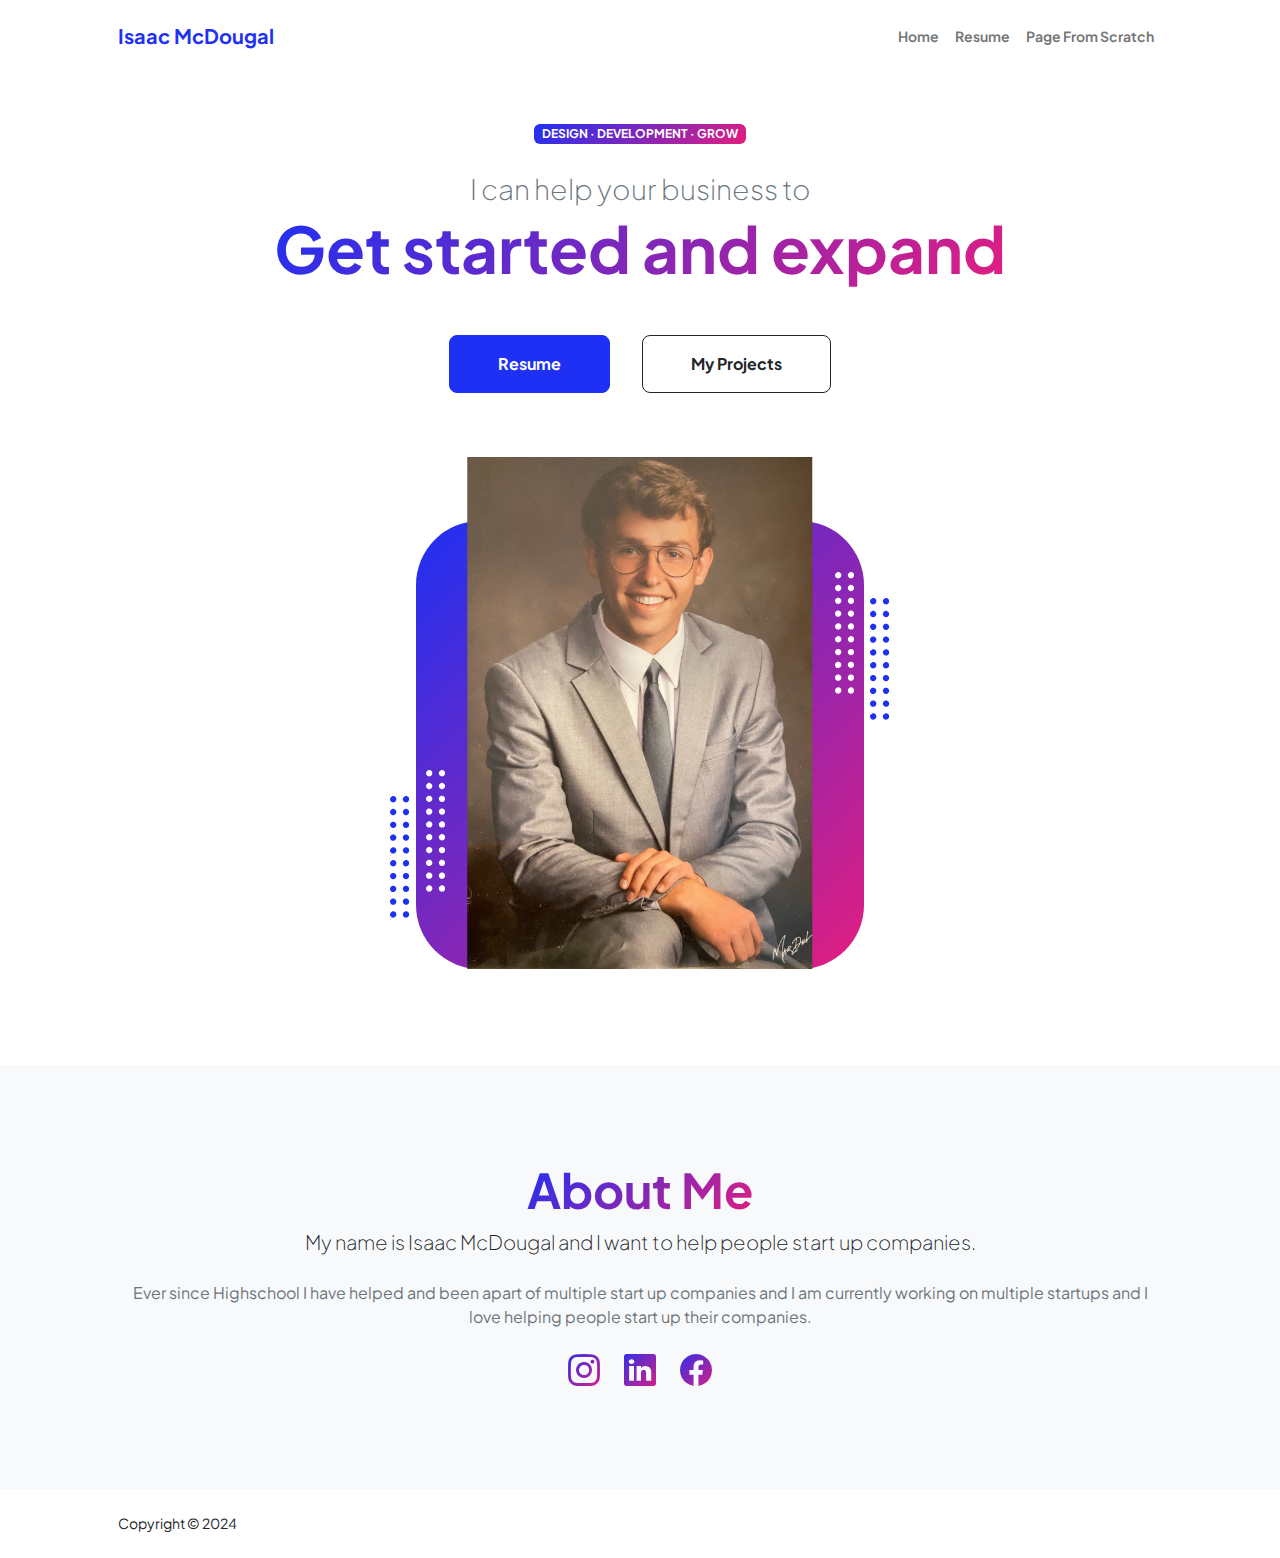
<file: index.html>
<!DOCTYPE html>
<html lang="en">
    <head>
        <meta charset="utf-8" />
        <meta name="viewport" content="width=device-width, initial-scale=1, shrink-to-fit=no" />
        <meta name="description" content="" />
        <meta name="author" content="" />
        <title>Home</title>
        <!-- Favicon-->
        <link rel="icon" type="image/x-icon" href="assets/favicon.ico" />
        <!-- Custom Google font-->
        <link rel="preconnect" href="https://fonts.googleapis.com" />
        <link rel="preconnect" href="https://fonts.gstatic.com" crossorigin />
        <link href="https://fonts.googleapis.com/css2?family=Plus+Jakarta+Sans:wght@100;200;300;400;500;600;700;800;900&amp;display=swap" rel="stylesheet" />
        <!-- Bootstrap icons-->
        <link href="https://cdn.jsdelivr.net/npm/bootstrap-icons@1.8.1/font/bootstrap-icons.css" rel="stylesheet" />
        <!-- Core theme CSS (includes Bootstrap)-->
        <link href="css/styles.css" rel="stylesheet" />
    </head>
    <body class="d-flex flex-column h-100">
        <main class="flex-shrink-0">
            <!-- Navigation-->
            <nav class="navbar navbar-expand-lg navbar-light bg-white py-3">
                <div class="container px-5">
                    <a class="navbar-brand" href="index.html"><span class="fw-bolder text-primary">Isaac McDougal</span></a>
                    <button class="navbar-toggler" type="button" data-bs-toggle="collapse" data-bs-target="#navbarSupportedContent" aria-controls="navbarSupportedContent" aria-expanded="false" aria-label="Toggle navigation"><span class="navbar-toggler-icon"></span></button>
                    <div class="collapse navbar-collapse" id="navbarSupportedContent">
                        <ul class="navbar-nav ms-auto mb-2 mb-lg-0 small fw-bolder">
                            <li class="nav-item"><a class="nav-link" href="index.html">Home</a></li>
                            <li class="nav-item"><a class="nav-link" href="resume.html">Resume</a></li>
                            <li class="nav-item"><a class="nav-link" href="mypage.html">Page From Scratch</a></li>
                        </ul>
                    </div>
                </div>
            </nav>
            <!-- Header-->
            <header class="py-5">
                <div class="container px-5 pb-5">
                    <div class="row gx-5 align-items-center">
                        <div class="col-xxl-5">
                            <!-- Header text content-->
                            <div class="text-center text-xxl-start">
                                <div class="badge bg-gradient-primary-to-secondary text-white mb-4"><div class="text-uppercase">Design &middot; Development &middot; Grow</div></div>
                                <div class="fs-3 fw-light text-muted">I can help your business to </div>
                                <h1 class="display-3 fw-bolder mb-5"><span class="text-gradient d-inline">Get started and expand</span></h1>
                                <div class="d-grid gap-3 d-sm-flex justify-content-sm-center justify-content-xxl-start mb-3">
                                    <a class="btn btn-primary btn-lg px-5 py-3 me-sm-3 fs-6 fw-bolder" href="resume.html">Resume</a>
                                    <a class="btn btn-outline-dark btn-lg px-5 py-3 fs-6 fw-bolder" href="mypage.html">My Projects</a>
                                </div>
                            </div>
                        </div>
                        <div class="col-xxl-7">
                            <!-- Header profile picture-->
                            <div class="d-flex justify-content-center mt-5 mt-xxl-0">
                                <div class="profile bg-gradient-primary-to-secondary">
                                    <!-- TIP: For best results, use a photo with a transparent background like the demo example below-->
                                    <!-- Watch a tutorial on how to do this on YouTube (link)-->
                                    <img class="profile-img" src="assets/991.jpg" alt="..." />
                                    <div class="dots-1">
                                        <!-- SVG Dots-->
                                        <svg version="1.1" xmlns="http://www.w3.org/2000/svg" xmlns:xlink="http://www.w3.org/1999/xlink" x="0px" y="0px" viewBox="0 0 191.6 1215.4" style="enable-background: new 0 0 191.6 1215.4" xml:space="preserve">
                                            <g transform="translate(0.000000,1280.000000) scale(0.100000,-0.100000)">
                                                <path d="M227.7,12788.6c-105-35-200-141-222-248c-43-206,163-412,369-369c155,32,275,190,260,339c-11,105-90,213-190,262        C383.7,12801.6,289.7,12808.6,227.7,12788.6z"></path>
                                                <path d="M1507.7,12788.6c-151-50-253-216-222-362c25-119,136-230,254-255c194-41,395,142,375,339c-11,105-90,213-190,262        C1663.7,12801.6,1569.7,12808.6,1507.7,12788.6z"></path>
                                                <path d="M227.7,11508.6c-105-35-200-141-222-248c-43-206,163-412,369-369c155,32,275,190,260,339c-11,105-90,213-190,262        C383.7,11521.6,289.7,11528.6,227.7,11508.6z"></path>
                                                <path d="M1507.7,11508.6c-151-50-253-216-222-362c25-119,136-230,254-255c194-41,395,142,375,339c-11,105-90,213-190,262        C1663.7,11521.6,1569.7,11528.6,1507.7,11508.6z"></path>
                                                <path d="M227.7,10228.6c-105-35-200-141-222-248c-43-206,163-412,369-369c155,32,275,190,260,339c-11,105-90,213-190,262        C383.7,10241.6,289.7,10248.6,227.7,10228.6z"></path>
                                                <path d="M1507.7,10228.6c-105-35-200-141-222-248c-43-206,163-412,369-369c155,32,275,190,260,339c-11,105-90,213-190,262        C1663.7,10241.6,1569.7,10248.6,1507.7,10228.6z"></path>
                                                <path d="M227.7,8948.6c-105-35-200-141-222-248c-43-206,163-412,369-369c155,32,275,190,260,339c-11,105-90,213-190,262        C383.7,8961.6,289.7,8968.6,227.7,8948.6z"></path>
                                                <path d="M1507.7,8948.6c-105-35-200-141-222-248c-43-206,163-412,369-369c155,32,275,190,260,339c-11,105-90,213-190,262        C1663.7,8961.6,1569.7,8968.6,1507.7,8948.6z"></path>
                                                <path d="M227.7,7668.6c-105-35-200-141-222-248c-43-206,163-412,369-369c155,32,275,190,260,339c-11,105-90,213-190,262        C383.7,7681.6,289.7,7688.6,227.7,7668.6z"></path>
                                                <path d="M1507.7,7668.6c-105-35-200-141-222-248c-43-206,163-412,369-369c155,32,275,190,260,339c-11,105-90,213-190,262        C1663.7,7681.6,1569.7,7688.6,1507.7,7668.6z"></path>
                                                <path d="M227.7,6388.6c-105-35-200-141-222-248c-43-206,163-412,369-369c155,32,275,190,260,339c-11,105-90,213-190,262        C383.7,6401.6,289.7,6408.6,227.7,6388.6z"></path>
                                                <path d="M1507.7,6388.6c-105-35-200-141-222-248c-43-206,163-412,369-369c155,32,275,190,260,339c-11,105-90,213-190,262        C1663.7,6401.6,1569.7,6408.6,1507.7,6388.6z"></path>
                                                <path d="M227.7,5108.6c-105-35-200-141-222-248c-43-206,163-412,369-369c155,32,275,190,260,339c-11,105-90,213-190,262        C383.7,5121.6,289.7,5128.6,227.7,5108.6z"></path>
                                                <path d="M1507.7,5108.6c-105-35-200-141-222-248c-43-206,163-412,369-369c155,32,275,190,260,339c-11,105-90,213-190,262        C1663.7,5121.6,1569.7,5128.6,1507.7,5108.6z"></path>
                                                <path d="M227.7,3828.6c-105-35-200-141-222-248c-43-206,163-412,369-369c155,32,275,190,260,339c-11,105-90,213-190,262        C383.7,3841.6,289.7,3848.6,227.7,3828.6z"></path>
                                                <path d="M1507.7,3828.6c-105-35-200-141-222-248c-43-206,163-412,369-369c155,32,275,190,260,339c-11,105-90,213-190,262        C1663.7,3841.6,1569.7,3848.6,1507.7,3828.6z"></path>
                                                <path d="M227.7,2548.6c-105-35-200-141-222-248c-43-206,163-412,369-369c155,32,275,190,260,339c-11,105-90,213-190,262        C383.7,2561.6,289.7,2568.6,227.7,2548.6z"></path>
                                                <path d="M1507.7,2548.6c-105-35-200-141-222-248c-43-206,163-412,369-369c155,32,275,190,260,339c-11,105-90,213-190,262        C1663.7,2561.6,1569.7,2568.6,1507.7,2548.6z"></path>
                                                <path d="M227.7,1268.6c-105-35-200-141-222-248c-43-206,163-412,369-369c155,32,275,190,260,339c-11,105-90,213-190,262        C383.7,1281.6,289.7,1288.6,227.7,1268.6z"></path>
                                                <path d="M1507.7,1268.6c-105-35-200-141-222-248c-43-206,163-412,369-369c155,32,275,190,260,339c-11,105-90,213-190,262        C1663.7,1281.6,1569.7,1288.6,1507.7,1268.6z"></path>
                                            </g>
                                        </svg>
                                        <!-- END of SVG dots-->
                                    </div>
                                    <div class="dots-2">
                                        <!-- SVG Dots-->
                                        <svg version="1.1" xmlns="http://www.w3.org/2000/svg" xmlns:xlink="http://www.w3.org/1999/xlink" x="0px" y="0px" viewBox="0 0 191.6 1215.4" style="enable-background: new 0 0 191.6 1215.4" xml:space="preserve">
                                            <g transform="translate(0.000000,1280.000000) scale(0.100000,-0.100000)">
                                                <path d="M227.7,12788.6c-105-35-200-141-222-248c-43-206,163-412,369-369c155,32,275,190,260,339c-11,105-90,213-190,262        C383.7,12801.6,289.7,12808.6,227.7,12788.6z"></path>
                                                <path d="M1507.7,12788.6c-151-50-253-216-222-362c25-119,136-230,254-255c194-41,395,142,375,339c-11,105-90,213-190,262        C1663.7,12801.6,1569.7,12808.6,1507.7,12788.6z"></path>
                                                <path d="M227.7,11508.6c-105-35-200-141-222-248c-43-206,163-412,369-369c155,32,275,190,260,339c-11,105-90,213-190,262        C383.7,11521.6,289.7,11528.6,227.7,11508.6z"></path>
                                                <path d="M1507.7,11508.6c-151-50-253-216-222-362c25-119,136-230,254-255c194-41,395,142,375,339c-11,105-90,213-190,262        C1663.7,11521.6,1569.7,11528.6,1507.7,11508.6z"></path>
                                                <path d="M227.7,10228.6c-105-35-200-141-222-248c-43-206,163-412,369-369c155,32,275,190,260,339c-11,105-90,213-190,262        C383.7,10241.6,289.7,10248.6,227.7,10228.6z"></path>
                                                <path d="M1507.7,10228.6c-105-35-200-141-222-248c-43-206,163-412,369-369c155,32,275,190,260,339c-11,105-90,213-190,262        C1663.7,10241.6,1569.7,10248.6,1507.7,10228.6z"></path>
                                                <path d="M227.7,8948.6c-105-35-200-141-222-248c-43-206,163-412,369-369c155,32,275,190,260,339c-11,105-90,213-190,262        C383.7,8961.6,289.7,8968.6,227.7,8948.6z"></path>
                                                <path d="M1507.7,8948.6c-105-35-200-141-222-248c-43-206,163-412,369-369c155,32,275,190,260,339c-11,105-90,213-190,262        C1663.7,8961.6,1569.7,8968.6,1507.7,8948.6z"></path>
                                                <path d="M227.7,7668.6c-105-35-200-141-222-248c-43-206,163-412,369-369c155,32,275,190,260,339c-11,105-90,213-190,262        C383.7,7681.6,289.7,7688.6,227.7,7668.6z"></path>
                                                <path d="M1507.7,7668.6c-105-35-200-141-222-248c-43-206,163-412,369-369c155,32,275,190,260,339c-11,105-90,213-190,262        C1663.7,7681.6,1569.7,7688.6,1507.7,7668.6z"></path>
                                                <path d="M227.7,6388.6c-105-35-200-141-222-248c-43-206,163-412,369-369c155,32,275,190,260,339c-11,105-90,213-190,262        C383.7,6401.6,289.7,6408.6,227.7,6388.6z"></path>
                                                <path d="M1507.7,6388.6c-105-35-200-141-222-248c-43-206,163-412,369-369c155,32,275,190,260,339c-11,105-90,213-190,262        C1663.7,6401.6,1569.7,6408.6,1507.7,6388.6z"></path>
                                                <path d="M227.7,5108.6c-105-35-200-141-222-248c-43-206,163-412,369-369c155,32,275,190,260,339c-11,105-90,213-190,262        C383.7,5121.6,289.7,5128.6,227.7,5108.6z"></path>
                                                <path d="M1507.7,5108.6c-105-35-200-141-222-248c-43-206,163-412,369-369c155,32,275,190,260,339c-11,105-90,213-190,262        C1663.7,5121.6,1569.7,5128.6,1507.7,5108.6z"></path>
                                                <path d="M227.7,3828.6c-105-35-200-141-222-248c-43-206,163-412,369-369c155,32,275,190,260,339c-11,105-90,213-190,262        C383.7,3841.6,289.7,3848.6,227.7,3828.6z"></path>
                                                <path d="M1507.7,3828.6c-105-35-200-141-222-248c-43-206,163-412,369-369c155,32,275,190,260,339c-11,105-90,213-190,262        C1663.7,3841.6,1569.7,3848.6,1507.7,3828.6z"></path>
                                                <path d="M227.7,2548.6c-105-35-200-141-222-248c-43-206,163-412,369-369c155,32,275,190,260,339c-11,105-90,213-190,262        C383.7,2561.6,289.7,2568.6,227.7,2548.6z"></path>
                                                <path d="M1507.7,2548.6c-105-35-200-141-222-248c-43-206,163-412,369-369c155,32,275,190,260,339c-11,105-90,213-190,262        C1663.7,2561.6,1569.7,2568.6,1507.7,2548.6z"></path>
                                                <path d="M227.7,1268.6c-105-35-200-141-222-248c-43-206,163-412,369-369c155,32,275,190,260,339c-11,105-90,213-190,262        C383.7,1281.6,289.7,1288.6,227.7,1268.6z"></path>
                                                <path d="M1507.7,1268.6c-105-35-200-141-222-248c-43-206,163-412,369-369c155,32,275,190,260,339c-11,105-90,213-190,262        C1663.7,1281.6,1569.7,1288.6,1507.7,1268.6z"></path>
                                            </g>
                                        </svg>
                                        <!-- END of SVG dots-->
                                    </div>
                                    <div class="dots-3">
                                        <!-- SVG Dots-->
                                        <svg version="1.1" xmlns="http://www.w3.org/2000/svg" xmlns:xlink="http://www.w3.org/1999/xlink" x="0px" y="0px" viewBox="0 0 191.6 1215.4" style="enable-background: new 0 0 191.6 1215.4" xml:space="preserve">
                                            <g transform="translate(0.000000,1280.000000) scale(0.100000,-0.100000)">
                                                <path d="M227.7,12788.6c-105-35-200-141-222-248c-43-206,163-412,369-369c155,32,275,190,260,339c-11,105-90,213-190,262        C383.7,12801.6,289.7,12808.6,227.7,12788.6z"></path>
                                                <path d="M1507.7,12788.6c-151-50-253-216-222-362c25-119,136-230,254-255c194-41,395,142,375,339c-11,105-90,213-190,262        C1663.7,12801.6,1569.7,12808.6,1507.7,12788.6z"></path>
                                                <path d="M227.7,11508.6c-105-35-200-141-222-248c-43-206,163-412,369-369c155,32,275,190,260,339c-11,105-90,213-190,262        C383.7,11521.6,289.7,11528.6,227.7,11508.6z"></path>
                                                <path d="M1507.7,11508.6c-151-50-253-216-222-362c25-119,136-230,254-255c194-41,395,142,375,339c-11,105-90,213-190,262        C1663.7,11521.6,1569.7,11528.6,1507.7,11508.6z"></path>
                                                <path d="M227.7,10228.6c-105-35-200-141-222-248c-43-206,163-412,369-369c155,32,275,190,260,339c-11,105-90,213-190,262        C383.7,10241.6,289.7,10248.6,227.7,10228.6z"></path>
                                                <path d="M1507.7,10228.6c-105-35-200-141-222-248c-43-206,163-412,369-369c155,32,275,190,260,339c-11,105-90,213-190,262        C1663.7,10241.6,1569.7,10248.6,1507.7,10228.6z"></path>
                                                <path d="M227.7,8948.6c-105-35-200-141-222-248c-43-206,163-412,369-369c155,32,275,190,260,339c-11,105-90,213-190,262        C383.7,8961.6,289.7,8968.6,227.7,8948.6z"></path>
                                                <path d="M1507.7,8948.6c-105-35-200-141-222-248c-43-206,163-412,369-369c155,32,275,190,260,339c-11,105-90,213-190,262        C1663.7,8961.6,1569.7,8968.6,1507.7,8948.6z"></path>
                                                <path d="M227.7,7668.6c-105-35-200-141-222-248c-43-206,163-412,369-369c155,32,275,190,260,339c-11,105-90,213-190,262        C383.7,7681.6,289.7,7688.6,227.7,7668.6z"></path>
                                                <path d="M1507.7,7668.6c-105-35-200-141-222-248c-43-206,163-412,369-369c155,32,275,190,260,339c-11,105-90,213-190,262        C1663.7,7681.6,1569.7,7688.6,1507.7,7668.6z"></path>
                                                <path d="M227.7,6388.6c-105-35-200-141-222-248c-43-206,163-412,369-369c155,32,275,190,260,339c-11,105-90,213-190,262        C383.7,6401.6,289.7,6408.6,227.7,6388.6z"></path>
                                                <path d="M1507.7,6388.6c-105-35-200-141-222-248c-43-206,163-412,369-369c155,32,275,190,260,339c-11,105-90,213-190,262        C1663.7,6401.6,1569.7,6408.6,1507.7,6388.6z"></path>
                                                <path d="M227.7,5108.6c-105-35-200-141-222-248c-43-206,163-412,369-369c155,32,275,190,260,339c-11,105-90,213-190,262        C383.7,5121.6,289.7,5128.6,227.7,5108.6z"></path>
                                                <path d="M1507.7,5108.6c-105-35-200-141-222-248c-43-206,163-412,369-369c155,32,275,190,260,339c-11,105-90,213-190,262        C1663.7,5121.6,1569.7,5128.6,1507.7,5108.6z"></path>
                                                <path d="M227.7,3828.6c-105-35-200-141-222-248c-43-206,163-412,369-369c155,32,275,190,260,339c-11,105-90,213-190,262        C383.7,3841.6,289.7,3848.6,227.7,3828.6z"></path>
                                                <path d="M1507.7,3828.6c-105-35-200-141-222-248c-43-206,163-412,369-369c155,32,275,190,260,339c-11,105-90,213-190,262        C1663.7,3841.6,1569.7,3848.6,1507.7,3828.6z"></path>
                                                <path d="M227.7,2548.6c-105-35-200-141-222-248c-43-206,163-412,369-369c155,32,275,190,260,339c-11,105-90,213-190,262        C383.7,2561.6,289.7,2568.6,227.7,2548.6z"></path>
                                                <path d="M1507.7,2548.6c-105-35-200-141-222-248c-43-206,163-412,369-369c155,32,275,190,260,339c-11,105-90,213-190,262        C1663.7,2561.6,1569.7,2568.6,1507.7,2548.6z"></path>
                                                <path d="M227.7,1268.6c-105-35-200-141-222-248c-43-206,163-412,369-369c155,32,275,190,260,339c-11,105-90,213-190,262        C383.7,1281.6,289.7,1288.6,227.7,1268.6z"></path>
                                                <path d="M1507.7,1268.6c-105-35-200-141-222-248c-43-206,163-412,369-369c155,32,275,190,260,339c-11,105-90,213-190,262        C1663.7,1281.6,1569.7,1288.6,1507.7,1268.6z"></path>
                                            </g>
                                        </svg>
                                        <!-- END of SVG dots-->
                                    </div>
                                    <div class="dots-4">
                                        <!-- SVG Dots-->
                                        <svg version="1.1" xmlns="http://www.w3.org/2000/svg" xmlns:xlink="http://www.w3.org/1999/xlink" x="0px" y="0px" viewBox="0 0 191.6 1215.4" style="enable-background: new 0 0 191.6 1215.4" xml:space="preserve">
                                            <g transform="translate(0.000000,1280.000000) scale(0.100000,-0.100000)">
                                                <path d="M227.7,12788.6c-105-35-200-141-222-248c-43-206,163-412,369-369c155,32,275,190,260,339c-11,105-90,213-190,262        C383.7,12801.6,289.7,12808.6,227.7,12788.6z"></path>
                                                <path d="M1507.7,12788.6c-151-50-253-216-222-362c25-119,136-230,254-255c194-41,395,142,375,339c-11,105-90,213-190,262        C1663.7,12801.6,1569.7,12808.6,1507.7,12788.6z"></path>
                                                <path d="M227.7,11508.6c-105-35-200-141-222-248c-43-206,163-412,369-369c155,32,275,190,260,339c-11,105-90,213-190,262        C383.7,11521.6,289.7,11528.6,227.7,11508.6z"></path>
                                                <path d="M1507.7,11508.6c-151-50-253-216-222-362c25-119,136-230,254-255c194-41,395,142,375,339c-11,105-90,213-190,262        C1663.7,11521.6,1569.7,11528.6,1507.7,11508.6z"></path>
                                                <path d="M227.7,10228.6c-105-35-200-141-222-248c-43-206,163-412,369-369c155,32,275,190,260,339c-11,105-90,213-190,262        C383.7,10241.6,289.7,10248.6,227.7,10228.6z"></path>
                                                <path d="M1507.7,10228.6c-105-35-200-141-222-248c-43-206,163-412,369-369c155,32,275,190,260,339c-11,105-90,213-190,262        C1663.7,10241.6,1569.7,10248.6,1507.7,10228.6z"></path>
                                                <path d="M227.7,8948.6c-105-35-200-141-222-248c-43-206,163-412,369-369c155,32,275,190,260,339c-11,105-90,213-190,262        C383.7,8961.6,289.7,8968.6,227.7,8948.6z"></path>
                                                <path d="M1507.7,8948.6c-105-35-200-141-222-248c-43-206,163-412,369-369c155,32,275,190,260,339c-11,105-90,213-190,262        C1663.7,8961.6,1569.7,8968.6,1507.7,8948.6z"></path>
                                                <path d="M227.7,7668.6c-105-35-200-141-222-248c-43-206,163-412,369-369c155,32,275,190,260,339c-11,105-90,213-190,262        C383.7,7681.6,289.7,7688.6,227.7,7668.6z"></path>
                                                <path d="M1507.7,7668.6c-105-35-200-141-222-248c-43-206,163-412,369-369c155,32,275,190,260,339c-11,105-90,213-190,262        C1663.7,7681.6,1569.7,7688.6,1507.7,7668.6z"></path>
                                                <path d="M227.7,6388.6c-105-35-200-141-222-248c-43-206,163-412,369-369c155,32,275,190,260,339c-11,105-90,213-190,262        C383.7,6401.6,289.7,6408.6,227.7,6388.6z"></path>
                                                <path d="M1507.7,6388.6c-105-35-200-141-222-248c-43-206,163-412,369-369c155,32,275,190,260,339c-11,105-90,213-190,262        C1663.7,6401.6,1569.7,6408.6,1507.7,6388.6z"></path>
                                                <path d="M227.7,5108.6c-105-35-200-141-222-248c-43-206,163-412,369-369c155,32,275,190,260,339c-11,105-90,213-190,262        C383.7,5121.6,289.7,5128.6,227.7,5108.6z"></path>
                                                <path d="M1507.7,5108.6c-105-35-200-141-222-248c-43-206,163-412,369-369c155,32,275,190,260,339c-11,105-90,213-190,262        C1663.7,5121.6,1569.7,5128.6,1507.7,5108.6z"></path>
                                                <path d="M227.7,3828.6c-105-35-200-141-222-248c-43-206,163-412,369-369c155,32,275,190,260,339c-11,105-90,213-190,262        C383.7,3841.6,289.7,3848.6,227.7,3828.6z"></path>
                                                <path d="M1507.7,3828.6c-105-35-200-141-222-248c-43-206,163-412,369-369c155,32,275,190,260,339c-11,105-90,213-190,262        C1663.7,3841.6,1569.7,3848.6,1507.7,3828.6z"></path>
                                                <path d="M227.7,2548.6c-105-35-200-141-222-248c-43-206,163-412,369-369c155,32,275,190,260,339c-11,105-90,213-190,262        C383.7,2561.6,289.7,2568.6,227.7,2548.6z"></path>
                                                <path d="M1507.7,2548.6c-105-35-200-141-222-248c-43-206,163-412,369-369c155,32,275,190,260,339c-11,105-90,213-190,262        C1663.7,2561.6,1569.7,2568.6,1507.7,2548.6z"></path>
                                                <path d="M227.7,1268.6c-105-35-200-141-222-248c-43-206,163-412,369-369c155,32,275,190,260,339c-11,105-90,213-190,262        C383.7,1281.6,289.7,1288.6,227.7,1268.6z"></path>
                                                <path d="M1507.7,1268.6c-105-35-200-141-222-248c-43-206,163-412,369-369c155,32,275,190,260,339c-11,105-90,213-190,262        C1663.7,1281.6,1569.7,1288.6,1507.7,1268.6z"></path>
                                            </g>
                                        </svg>
                                        <!-- END of SVG dots-->
                                    </div>
                                </div>
                            </div>
                        </div>
                    </div>
                </div>
            </header>
            <!-- About Section-->
            <section class="bg-light py-5">
                <div class="container px-5">
                    <div class="row gx-5 justify-content-center">
                        <div class="col-xxl-8">
                            <div class="text-center my-5">
                                <h2 class="display-5 fw-bolder"><span class="text-gradient d-inline">About Me</span></h2>
                                <p class="lead fw-light mb-4">My name is Isaac McDougal and I want to help people start up companies.</p>
                                <p class="text-muted">Ever since Highschool I have helped and been apart of multiple start up companies and I am currently working on multiple startups and I love helping people start up their companies.</p>
                                <div class="d-flex justify-content-center fs-2 gap-4">
                                    <a class="text-gradient" href="https://www.instagram.com/isaac_mcdougal77/"><i class="bi bi-instagram"></i></a>
                                    <a class="text-gradient" href="https://www.linkedin.com/in/isaac-mcdougal-5b2856212/"><i class="bi bi-linkedin"></i></a>
                                    <a class="text-gradient" href="https://www.facebook.com/profile.php?id=100055314954376"><i class="bi bi-facebook"></i></a>
                                </div>
                            </div>
                        </div>
                    </div>
                </div>
            </section>
        </main>
        <!-- Footer-->
        <footer class="bg-white py-4 mt-auto">
            <div class="container px-5">
                <div class="row align-items-center justify-content-between flex-column flex-sm-row">
                    <div class="col-auto"><div class="small m-0">Copyright &copy; 2024</div></div>
                    <div class="col-auto">
                    </div>
                </div>
            </div>
        </footer>
        <!-- Bootstrap core JS-->
        <script src="https://cdn.jsdelivr.net/npm/bootstrap@5.2.3/dist/js/bootstrap.bundle.min.js"></script>
        <!-- Core theme JS-->
        <script src="js/scripts.js"></script>
    </body>
</html>
</file>
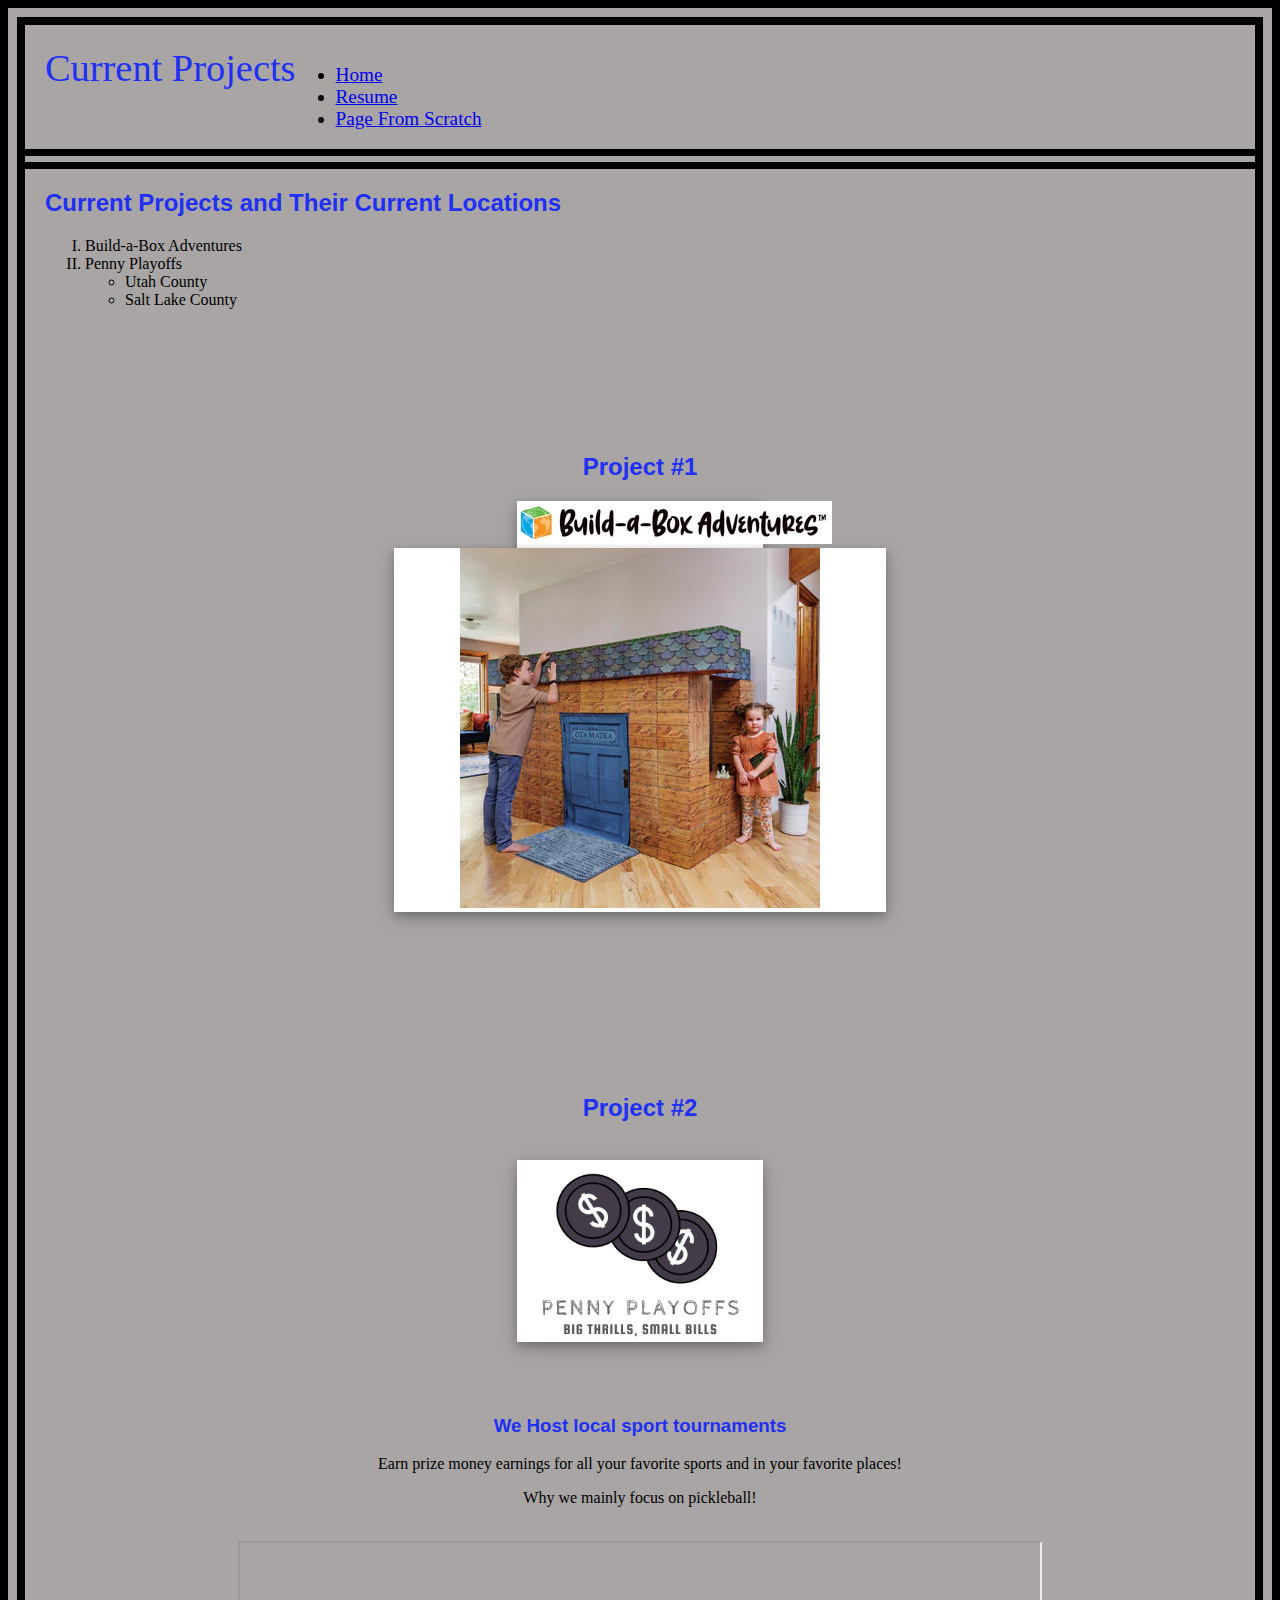
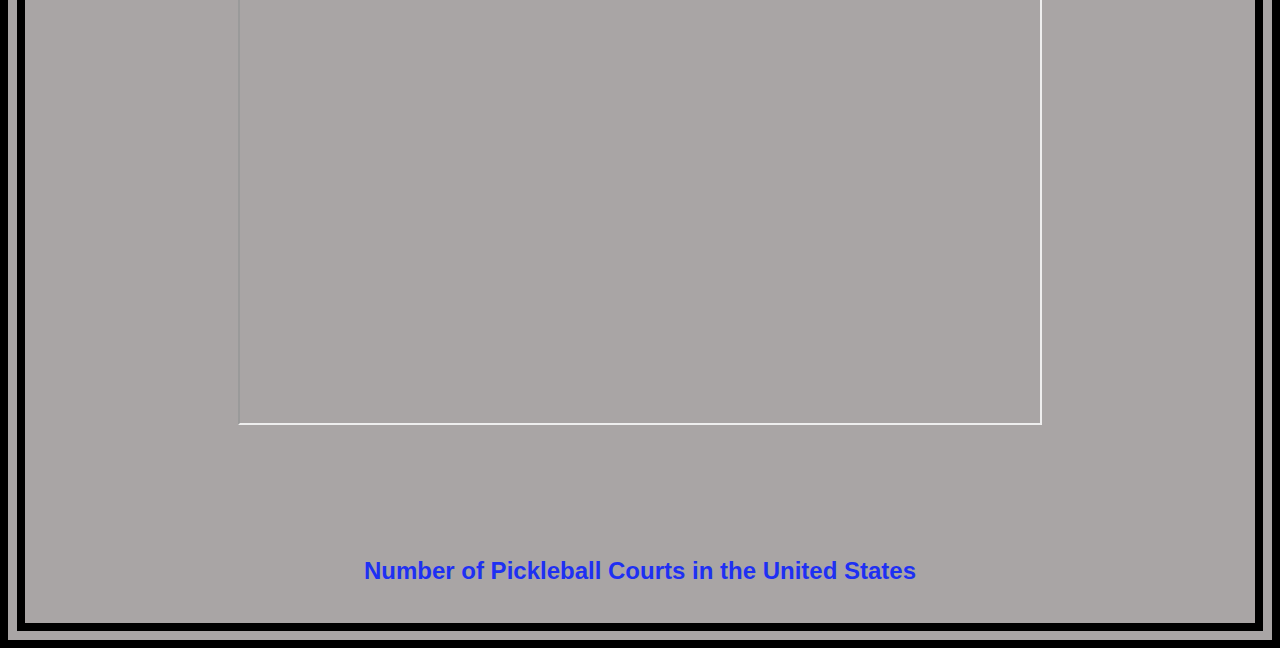
<file: mypage.html>
<!DOCTYPE html>
<html lang="en">
<head>
    <meta charset="UTF-8">
    <meta name="viewport" content="width=device-width, initial-scale=1.0">
    <title>Current Projects</title>
    <link href="css/mystyles.css" rel="stylesheet" />
</head>

<body>
    <title>Current Projects</title>
    <nav class="nav">
        <h1>Current Projects</h1>
                <ul class="">
                    <li class="nav-item"><a class="nav-link" href="index.html">Home</a></li>
                    <li class="nav-item"><a class="nav-link" href="resume.html">Resume</a></li>
                    <li class="nav-item"><a class="nav-link" href="mypage.html">Page From Scratch</a></li>
    </nav>
 <div class="list"> 
<h2>Current Projects and Their Current Locations</h2>  
    <ol type="I">
        <li>Build-a-Box Adventures</li>
        <li>Penny Playoffs</li>
            <ul>
                <li>Utah County</li>
                <li>Salt Lake County</li>
            </ul>
    </ol>
    </div>
    

<br><br><br><br><br><br>
<div class="body">

<h2>Project #1</h2>
<div class="logo">
        <img src="assets/box-logo-words.avif" alt="kids-build-cottage2" />
</div>

<div class="build">
        <a href="https://buildaboxadventures.com/">
        <img src="assets/kids-build-cottage2 (1).webp" alt="kids-build-cottage2" />
        </a>
</div>


<br><br><br><br><br><br>
<br><br><br>



<h2>Project #2</h2>
<br>
<a href="https://pennyplayoffs.com/">
    <img src="assets/Penny playoffs (8).png" class="logo" alt="logo"/></a>
    <br><br><br>
<h3>We Host local sport tournaments</h3>
<p> Earn prize money earnings for all your favorite sports and in your favorite places!</p>
<div>
<p>Why we mainly focus on pickleball!</p>
<br>
<div class="video">
    <iframe height="480" width="800" 
    src="https://www.youtube.com/embed/C3-P4yh5yos"> 
</iframe>
</div>





<br><br><br><br><br><br>

<h2>Number of Pickleball Courts in the United States</h2>
<br>

<div class='tableauPlaceholder' id='viz1713813356840' style='position: relative'>
    <noscript>
        <a href='#'>
            <img alt='Courts by State ' src='https:&#47;&#47;public.tableau.com&#47;static&#47;images&#47;Pi&#47;Pickleball&#47;CourtsbyState&#47;1_rss.png' style='border: none' />
        </a>
    </noscript>
        <object class='tableauViz'  style='display:none;'>
            <param name='host_url' value='https%3A%2F%2Fpublic.tableau.com%2F' />
            <param name='embed_code_version' value='3' /> <param name='site_root' value='' />
            <param name='name' value='Pickleball&#47;CourtsbyState' />
            <param name='tabs' value='no' /><param name='toolbar' value='yes' />
            <param name='static_image' value='https:&#47;&#47;public.tableau.com&#47;static&#47;images&#47;Pi&#47;Pickleball&#47;CourtsbyState&#47;1.png' /> 
            <param name='animate_transition' value='yes' />
            <param name='display_static_image' value='yes' />
            <param name='display_spinner' value='yes' />
            <param name='display_overlay' value='yes' />
            <param name='display_count' value='yes' />
            <param name='language' value='en-US' />
        </object>
    </div>                
    <script type='text/javascript'>                   
     var divElement = document.getElementById('viz1713813356840');                    
     var vizElement = divElement.getElementsByTagName('object')[0]; vizElement.style.width='100%';vizElement.style.height=(divElement.offsetWidth*0.75)+'px';                    
     var scriptElement = document.createElement('script');     scriptElement.src = 'https://public.tableau.com/javascripts/api/viz_v1.js';
     vizElement.parentNode.insertBefore(scriptElement, vizElement);                
     </script>


</div>

</body>
</html>
</file>
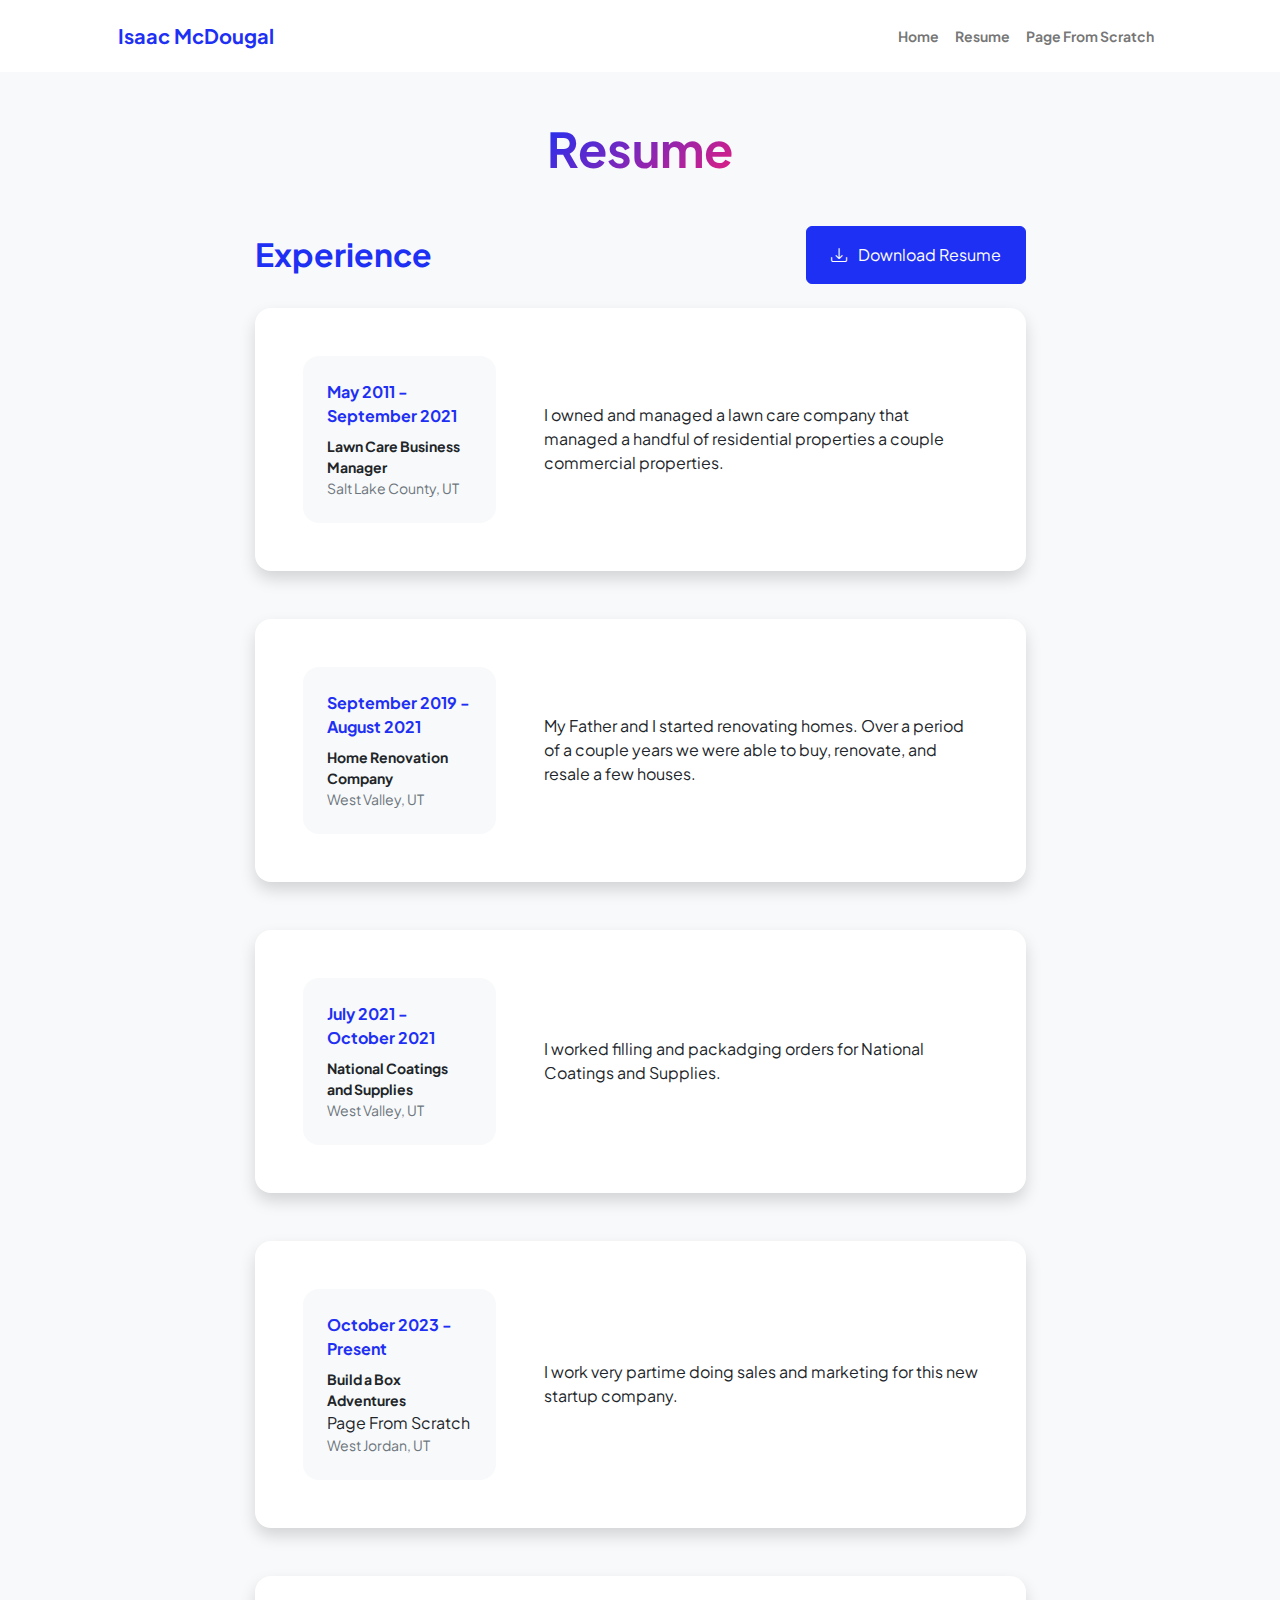
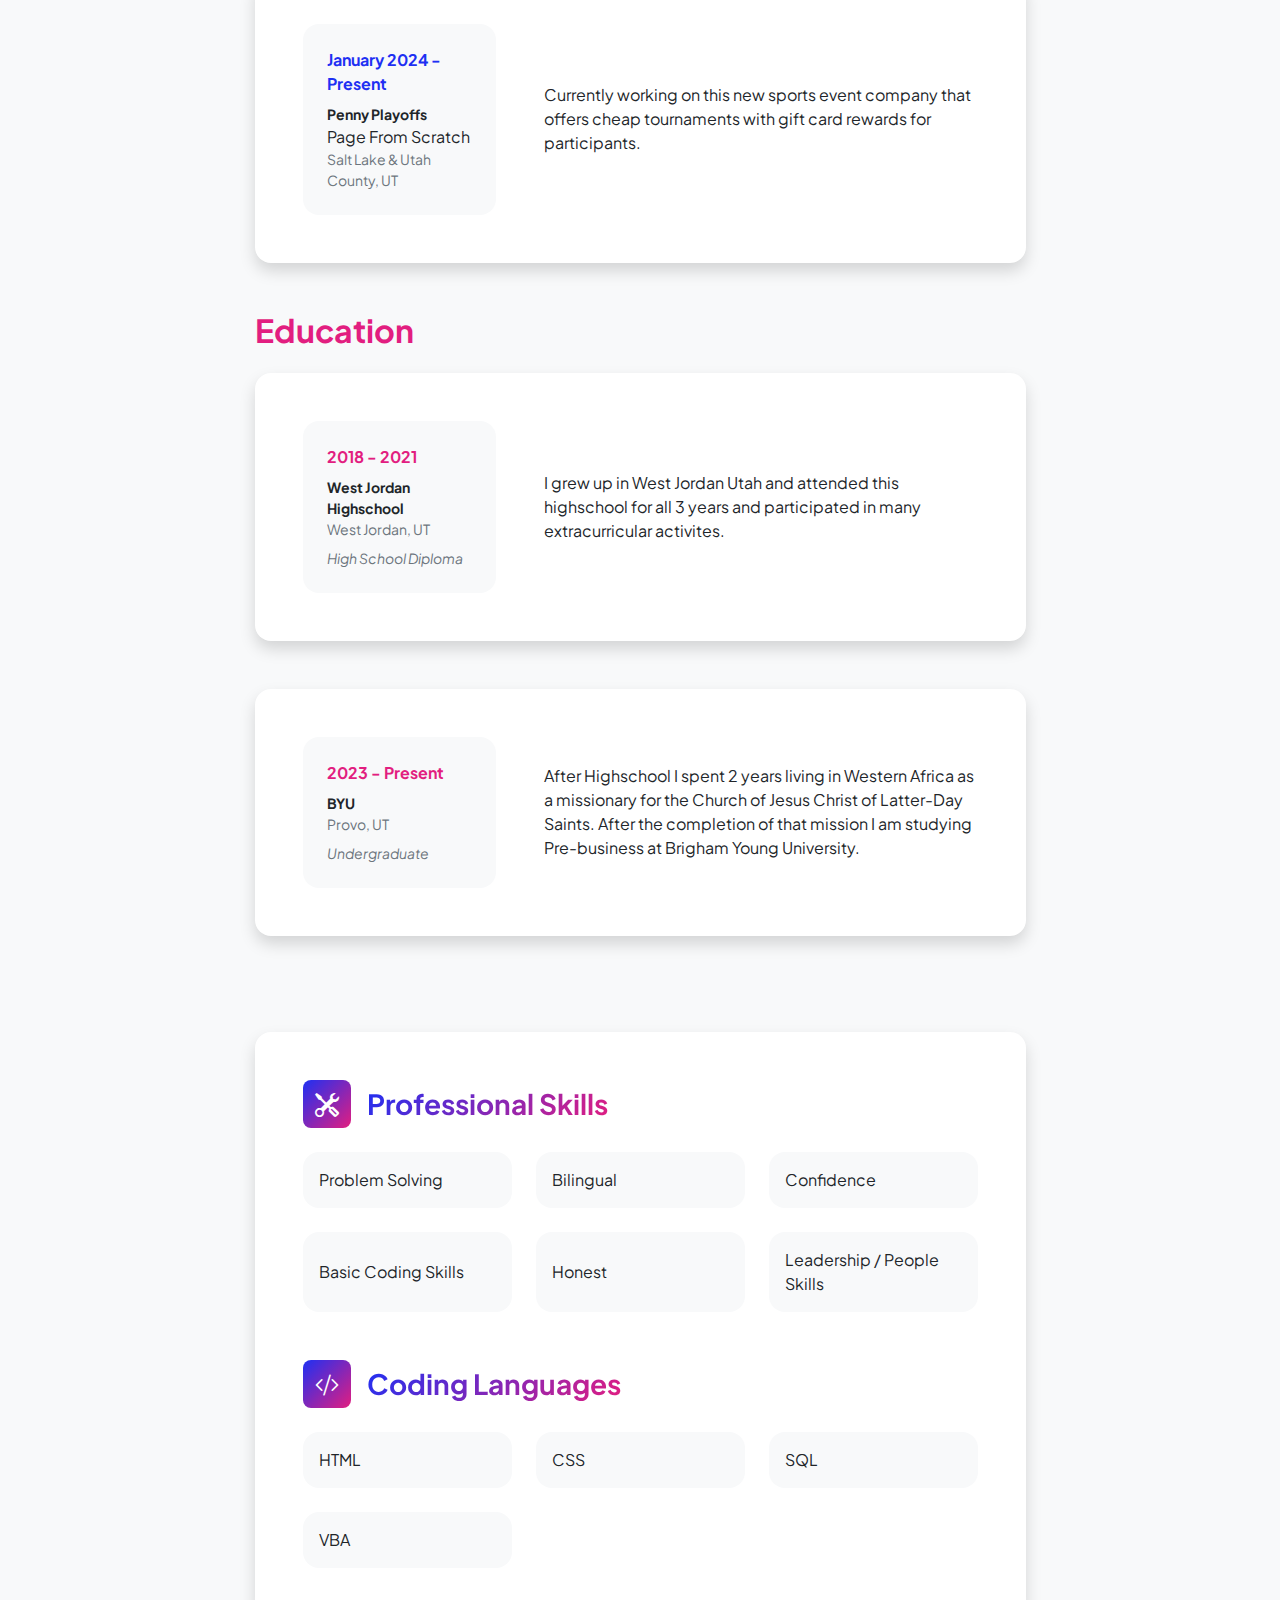
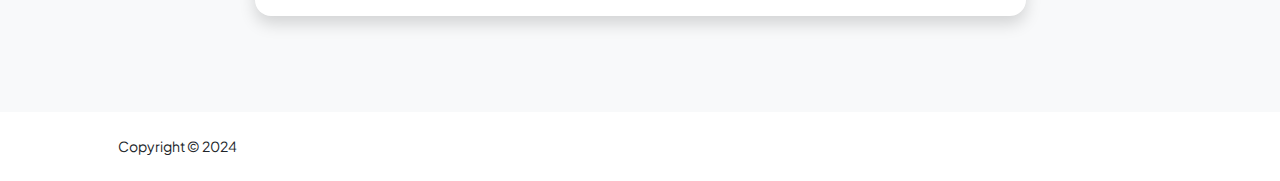
<file: resume.html>
<!DOCTYPE html>
<html lang="en">
    <head>
        <meta charset="utf-8" />
        <meta name="viewport" content="width=device-width, initial-scale=1, shrink-to-fit=no" />
        <meta name="description" content="" />
        <meta name="author" content="" />
        <title>Resume</title>
        <!-- Favicon-->
        <link rel="icon" type="image/x-icon" href="assets/favicon.ico" />
        <!-- Custom Google font-->
        <link rel="preconnect" href="https://fonts.googleapis.com" />
        <link rel="preconnect" href="https://fonts.gstatic.com" crossorigin />
        <link href="https://fonts.googleapis.com/css2?family=Plus+Jakarta+Sans:wght@100;200;300;400;500;600;700;800;900&amp;display=swap" rel="stylesheet" />
        <!-- Bootstrap icons-->
        <link href="https://cdn.jsdelivr.net/npm/bootstrap-icons@1.8.1/font/bootstrap-icons.css" rel="stylesheet" />
        <!-- Core theme CSS (includes Bootstrap)-->
        <link href="css/styles.css" rel="stylesheet" />
    </head>
    <body class="d-flex flex-column h-100 bg-light">
        <main class="flex-shrink-0">
            <!-- Navigation-->
            <nav class="navbar navbar-expand-lg navbar-light bg-white py-3">
                <div class="container px-5">
                    <a class="navbar-brand" href="index.html"><span class="fw-bolder text-primary">Isaac McDougal</span></a>
                    <button class="navbar-toggler" type="button" data-bs-toggle="collapse" data-bs-target="#navbarSupportedContent" aria-controls="navbarSupportedContent" aria-expanded="false" aria-label="Toggle navigation"><span class="navbar-toggler-icon"></span></button>
                    <div class="collapse navbar-collapse" id="navbarSupportedContent">
                        <ul class="navbar-nav ms-auto mb-2 mb-lg-0 small fw-bolder">
                            <li class="nav-item"><a class="nav-link" href="index.html">Home</a></li>
                            <li class="nav-item"><a class="nav-link" href="resume.html">Resume</a></li>
                            <li class="nav-item"><a class="nav-link" href="mypage.html">Page From Scratch</a></li>
                        </ul>
                    </div>
                </div>
            </nav>
            <!-- Page Content-->
            <div class="container px-5 my-5">
                <div class="text-center mb-5">
                    <h1 class="display-5 fw-bolder mb-0"><span class="text-gradient d-inline">Resume</span></h1>
                </div>
                <div class="row gx-5 justify-content-center">
                    <div class="col-lg-11 col-xl-9 col-xxl-8">
                        <!-- Experience Section-->
                        <section>
                            <div class="d-flex align-items-center justify-content-between mb-4">
                                <h2 class="text-primary fw-bolder mb-0">Experience</h2>
                                <!-- Download resume button-->
                                <!-- Note: Set the link href target to a PDF file within your project-->
                                <a class="btn btn-primary px-4 py-3" href="assets/Resume (1).pdf">
                                    <div class="d-inline-block bi bi-download me-2"></div>
                                    Download Resume
                                </a>
                            </div>
                            <!-- Experience Card 1-->
                            <div class="card shadow border-0 rounded-4 mb-5">
                                <div class="card-body p-5">
                                    <div class="row align-items-center gx-5">
                                        <div class="col text-center text-lg-start mb-4 mb-lg-0">
                                            <div class="bg-light p-4 rounded-4">
                                                <div class="text-primary fw-bolder mb-2">May 2011 - September 2021</div>
                                                <div class="small fw-bolder">Lawn Care Business Manager</div>
                                                <div class="small text-muted">Salt Lake County, UT</div>
                                            </div>
                                        </div>
                                        <div class="col-lg-8"><div>I owned and managed a lawn care company that managed a handful of residential properties a couple commercial properties.</div></div>
                                    </div>
                                </div>
                            </div>
                            <!-- Experience Card 2-->
                            <div class="card shadow border-0 rounded-4 mb-5">
                                <div class="card-body p-5">
                                    <div class="row align-items-center gx-5">
                                        <div class="col text-center text-lg-start mb-4 mb-lg-0">
                                            <div class="bg-light p-4 rounded-4">
                                                <div class="text-primary fw-bolder mb-2">September 2019 - August 2021</div>
                                                <div class="small fw-bolder">Home Renovation Company</div>
                                                <div class="small text-muted">West Valley, UT</div>
                                            </div>
                                        </div>
                                        <div class="col-lg-8"><div>My Father and I started renovating homes. Over a period of a couple years we were able to buy, renovate, and resale a few houses.</div></div>
                                    </div>
                                </div>
                            </div>
                            <!-- Experience Card 3-->
                            <div class="card shadow border-0 rounded-4 mb-5">
                                <div class="card-body p-5">
                                    <div class="row align-items-center gx-5">
                                        <div class="col text-center text-lg-start mb-4 mb-lg-0">
                                            <div class="bg-light p-4 rounded-4">
                                                <div class="text-primary fw-bolder mb-2">July 2021 - October 2021</div>
                                                <div class="small fw-bolder">National Coatings and Supplies</div>
                                                <div class="small text-muted">West Valley, UT</div>
                                            </div>
                                        </div>
                                        <div class="col-lg-8"><div>I worked filling and packadging orders for National Coatings and Supplies.</div></div>
                                    </div>
                                </div>
                            </div>
                             <!-- Experience Card 4-->
                             <div class="card shadow border-0 rounded-4 mb-5">
                                <div class="card-body p-5">
                                    <div class="row align-items-center gx-5">
                                        <div class="col text-center text-lg-start mb-4 mb-lg-0">
                                            <div class="bg-light p-4 rounded-4">
                                                <div class="text-primary fw-bolder mb-2">October 2023 - Present</div>
                                                <div class="small fw-bolder">Build a Box Adventures</div>
                                                <a class="nav-link" href="mypage.html">Page From Scratch</a>
                                                <div class="small text-muted">West Jordan, UT</div>
                                            </div>
                                        </div>
                                        <div class="col-lg-8"><div>I work very partime doing sales and marketing for this new startup company.</div></div>
                                    </div>
                                </div>
                            </div>
                            <!-- Experience Card 5-->
                            <div class="card shadow border-0 rounded-4 mb-5">
                                <div class="card-body p-5">
                                    <div class="row align-items-center gx-5">
                                        <div class="col text-center text-lg-start mb-4 mb-lg-0">
                                            <div class="bg-light p-4 rounded-4">
                                                <div class="text-primary fw-bolder mb-2">January 2024 - Present</div>
                                                <div class="small fw-bolder">Penny Playoffs</div>
                                                <a class="nav-link" href="mypage.html">Page From Scratch</a>
                                                <div class="small text-muted">Salt Lake & Utah County, UT</div>
                                            </div>
                                        </div>
                                        <div class="col-lg-8"><div>Currently working on this new sports event company that offers cheap tournaments with gift card rewards for participants.</div></div>
                                    </div>
                                </div>
                            </div>
                        </section>
                        <!-- Education Section-->
                        <section>
                            <h2 class="text-secondary fw-bolder mb-4">Education</h2>
                            <!-- Education Card 1-->
                            <div class="card shadow border-0 rounded-4 mb-5">
                                <div class="card-body p-5">
                                    <div class="row align-items-center gx-5">
                                        <div class="col text-center text-lg-start mb-4 mb-lg-0">
                                            <div class="bg-light p-4 rounded-4">
                                                <div class="text-secondary fw-bolder mb-2">2018 - 2021</div>
                                                <div class="mb-2">
                                                    <div class="small fw-bolder">West Jordan Highschool</div>
                                                    <div class="small text-muted">West Jordan, UT</div>
                                                </div>
                                                <div class="fst-italic">
                                                    <div class="small text-muted">High School Diploma</div>
                                                </div>
                                            </div>
                                        </div>
                                        <div class="col-lg-8"><div>I grew up in West Jordan Utah and attended this highschool for all 3 years and participated in many extracurricular activites.</div></div>
                                    </div>
                                </div>
                            </div>
                            <!-- Education Card 2-->
                            <div class="card shadow border-0 rounded-4 mb-5">
                                <div class="card-body p-5">
                                    <div class="row align-items-center gx-5">
                                        <div class="col text-center text-lg-start mb-4 mb-lg-0">
                                            <div class="bg-light p-4 rounded-4">
                                                <div class="text-secondary fw-bolder mb-2">2023 - Present</div>
                                                <div class="mb-2">
                                                    <div class="small fw-bolder">BYU</div>
                                                    <div class="small text-muted">Provo, UT</div>
                                                </div>
                                                <div class="fst-italic">
                                                    <div class="small text-muted">Undergraduate</div>
                                                    <div class="small text-muted"><Pre-Business></Pre-Business></div>
                                                </div>
                                            </div>
                                        </div>
                                        <div class="col-lg-8"><div>After Highschool I spent 2 years living in Western Africa as a missionary for the Church of Jesus Christ of Latter-Day Saints. After the completion of that mission I am studying Pre-business at Brigham Young University.</div></div>
                                    </div>
                                </div>
                            </div>
                        </section>
                        <!-- Divider-->
                        <div class="pb-5"></div>
                        <!-- Skills Section-->
                        <section>
                            <!-- Skillset Card-->
                            <div class="card shadow border-0 rounded-4 mb-5">
                                <div class="card-body p-5">
                                    <!-- Professional skills list-->
                                    <div class="mb-5">
                                        <div class="d-flex align-items-center mb-4">
                                            <div class="feature bg-primary bg-gradient-primary-to-secondary text-white rounded-3 me-3"><i class="bi bi-tools"></i></div>
                                            <h3 class="fw-bolder mb-0"><span class="text-gradient d-inline">Professional Skills</span></h3>
                                        </div>
                                        <div class="row row-cols-1 row-cols-md-3 mb-4">
                                            <div class="col mb-4 mb-md-0"><div class="d-flex align-items-center bg-light rounded-4 p-3 h-100">Problem Solving</div></div>
                                            <div class="col mb-4 mb-md-0"><div class="d-flex align-items-center bg-light rounded-4 p-3 h-100">Bilingual</div></div>
                                            <div class="col"><div class="d-flex align-items-center bg-light rounded-4 p-3 h-100">Confidence</div></div>
                                        </div>
                                        <div class="row row-cols-1 row-cols-md-3">
                                            <div class="col mb-4 mb-md-0"><div class="d-flex align-items-center bg-light rounded-4 p-3 h-100">Basic Coding Skills</div></div>
                                            <div class="col mb-4 mb-md-0"><div class="d-flex align-items-center bg-light rounded-4 p-3 h-100">Honest</div></div>
                                            <div class="col"><div class="d-flex align-items-center bg-light rounded-4 p-3 h-100">Leadership / People Skills</div></div>
                                        </div>
                                    </div>
                                    <!-- Languages list-->
                                    <div class="mb-0">
                                        <div class="d-flex align-items-center mb-4">
                                            <div class="feature bg-primary bg-gradient-primary-to-secondary text-white rounded-3 me-3"><i class="bi bi-code-slash"></i></div>
                                            <h3 class="fw-bolder mb-0"><span class="text-gradient d-inline">Coding Languages</span></h3>
                                        </div>
                                        <div class="row row-cols-1 row-cols-md-3 mb-4">
                                            <div class="col mb-4 mb-md-0"><div class="d-flex align-items-center bg-light rounded-4 p-3 h-100">HTML</div></div>
                                            <div class="col mb-4 mb-md-0"><div class="d-flex align-items-center bg-light rounded-4 p-3 h-100">CSS</div></div>
                                            <div class="col"><div class="d-flex align-items-center bg-light rounded-4 p-3 h-100">SQL</div></div>
                                        </div>
                                        <div class="row row-cols-1 row-cols-md-3">
                                            <div class="col mb-4 mb-md-0"><div class="d-flex align-items-center bg-light rounded-4 p-3 h-100">VBA</div></div>
                                        </div>
                                    </div>
                                </div>
                            </div>
                        </section>
                    </div>
                </div>
            </div>
        </main>
        <!-- Footer-->
        <footer class="bg-white py-4 mt-auto">
            <div class="container px-5">
                <div class="row align-items-center justify-content-between flex-column flex-sm-row">
                    <div class="col-auto"><div class="small m-0">Copyright &copy; 2024</div></div>
                    <div class="col-auto">
                    </div>
                </div>
            </div>
        </footer>
        <!-- Bootstrap core JS-->
        <script src="https://cdn.jsdelivr.net/npm/bootstrap@5.2.3/dist/js/bootstrap.bundle.min.js"></script>
        <!-- Core theme JS-->
        <script src="js/scripts.js"></script>
    </body>
</html>
</file>
<file: css/mystyles.css>
body{
    background-color: rgb(169, 165, 165);
    border: 25px black;
    border-style: double;
    margin: 0;
    padding: 0; 
}

.nav{
    padding-left: 20px;
    padding-top: 20px;
    font-size: larger;
    display: flex;
    border: 20px black;
  border-bottom-style: double;
 
}

h1 {
    color: #1e30f3;
    margin-top: 0;
    margin-bottom: 0.5rem;
    font-weight: 500;
    line-height: 1.2;
}

.company{
    font-family:var(--bs-font-sans-serif) ;
}

.logo{
    display: block;
    margin-left: auto;
    margin-right: auto;
    width: 20%;
    background-color: white;
  box-shadow: 0 4px 8px 0 rgba(0, 0, 0, 0.2), 0 6px 20px 0 rgba(0, 0, 0, 0.19);
}

.build{
    display: block;
    margin-left: auto;
    margin-right: auto;
    width: 40%;
  background-color: white;
  box-shadow: 0 4px 8px 0 rgba(0, 0, 0, 0.2), 0 6px 20px 0 rgba(0, 0, 0, 0.19);
}

.video{
    margin-left: auto;
    margin-right: auto;
    padding-right: calc(var(--bs-gutter-x) * 0.5);
    padding-left: calc(var(--bs-gutter-x) * 0.5);
}

.body{
    text-align: center;
   
}

h2{
    font-family:'Segoe UI', Tahoma, Geneva, Verdana, sans-serif;
    color:  #1e30f3;
}

h3{
    font-family:'Segoe UI', Tahoma, Geneva, Verdana, sans-serif;
    color:  #1e30f3;
}

ol[type="I"] {
    list-style-type: upper-roman;
}


.list-container ol {
    display: inline-block;
    text-align: left; /* Reset text alignment within the list */
}

.list{
    padding-left: 20px;
}
</file>
